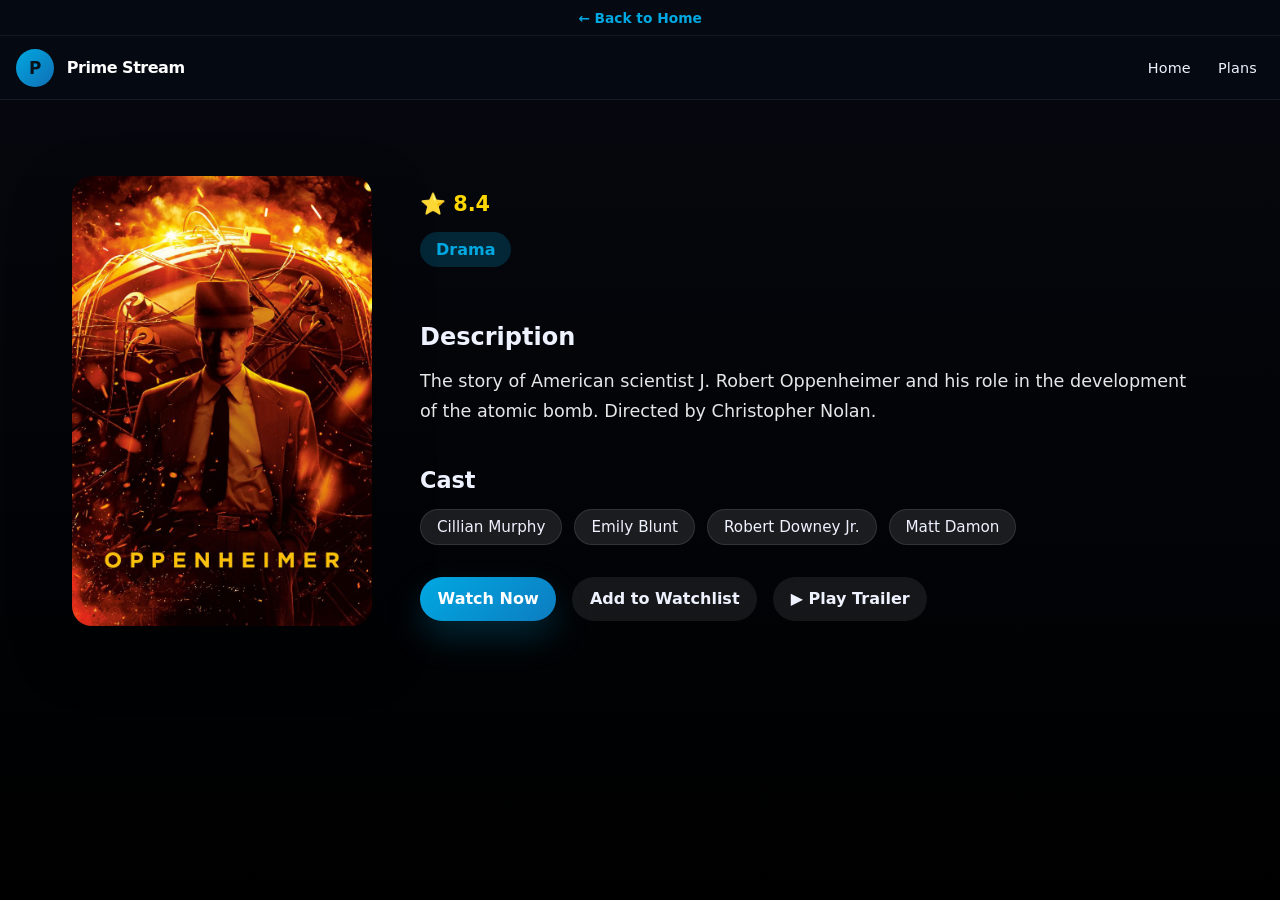
<file: movie.html>
<!DOCTYPE html>
<html lang="en">
<head>
  <meta charset="UTF-8">
  <meta name="viewport" content="width=device-width, initial-scale=1.0">
  <title>Movie Details - Prime Stream</title>
  <link rel="stylesheet" href="style.css">
</head>
<body class="movie-page">
  <div class="top-banner">
    <a href="index.html">← Back to Home</a>
  </div>

  <header class="navbar">
    <div class="nav-left">
      <a href="index.html" class="brand">
        <span class="brand-mark">P</span>
        <span class="brand-name">Prime Stream</span>
      </a>
    </div>
    <nav class="nav-center" id="nav-center">
      <a href="index.html#home">Home</a>
      <a href="plans.html">Plans</a>
    </nav>
  </header>

  <main>
    <section class="movie-content" id="movie-content">
      <!-- Dynamic content injected here -->
    </section>

    <section class="trailer-section" id="trailer-section" style="display: none;">
      <div class="container">
        <h2>Watch Trailer</h2>
        <video class="trailer-video" id="movie-trailer" controls preload="metadata">
          <source id="trailer-source" src="" type="video/mp4">
          Your browser does not support the video tag.
        </video>
      </div>
    </section>
  </main>

  <div id="toast-container"></div>

<script src="movie_data.js"></script>
<script src="movie.js"></script>

</body>
</html>
</file>
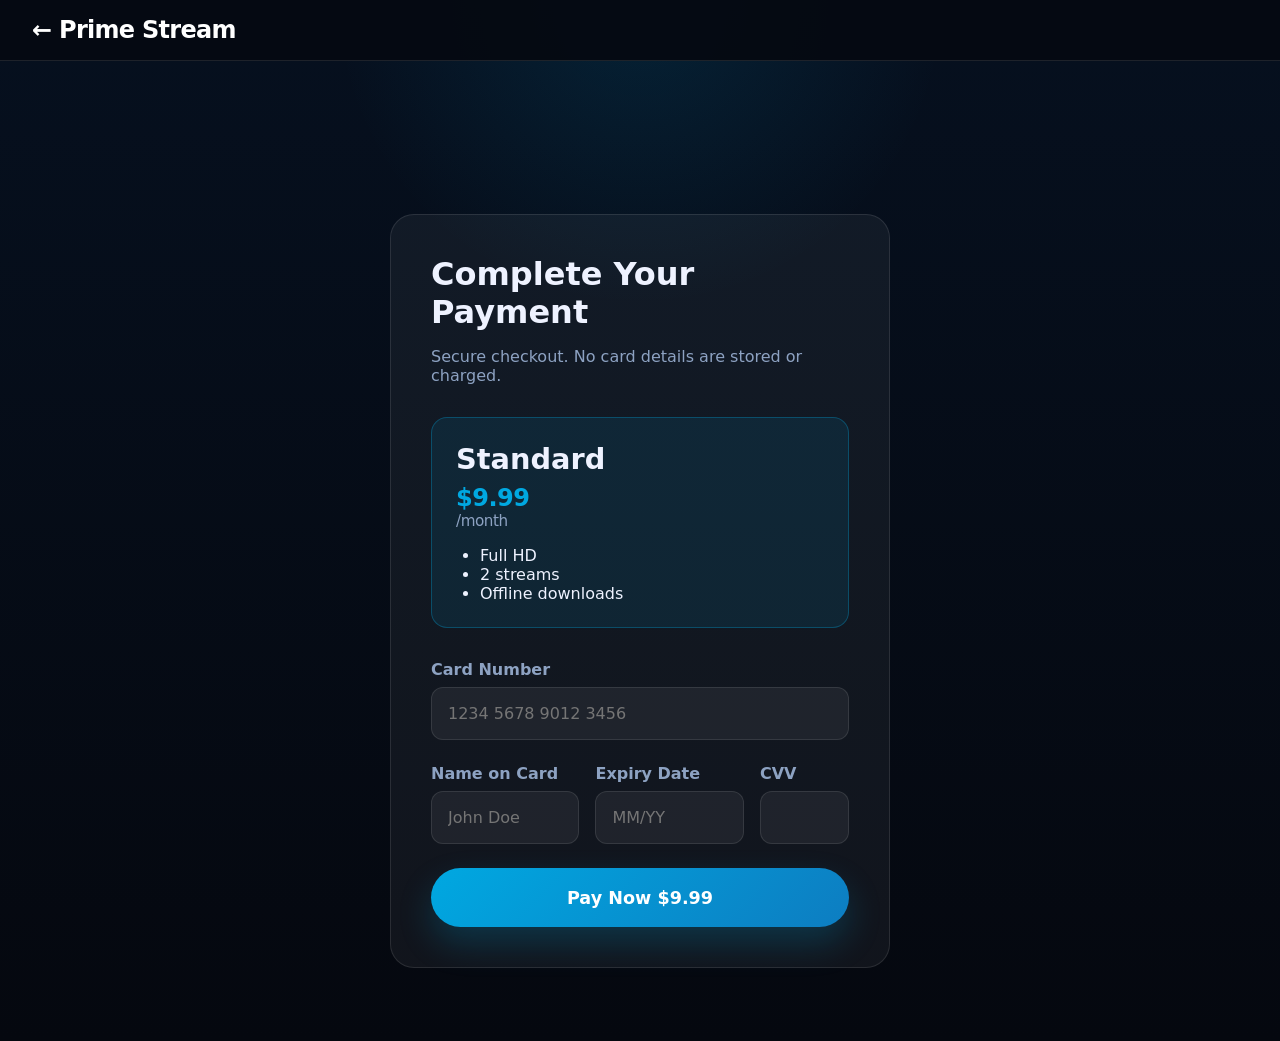
<file: payment.html>
<!DOCTYPE html>
<html lang="en">
<head>
  <meta charset="UTF-8" />
  <meta name="viewport" content="width=device-width, initial-scale=1.0" />
  <title>Payment - Prime Stream</title>
  <link rel="stylesheet" href="style.css" />
  <style>
    .payment-page { padding: 2rem; min-height: 100vh; display: grid; place-items: center; }
    .payment-container { max-width: 500px; width: 100%; background: rgba(255,255,255,0.05); border: 1px solid var(--border); border-radius: 24px; padding: 2.5rem; }
    .plan-details { background: rgba(0,168,225,0.1); border: 1px solid rgba(0,168,225,0.3); border-radius: 16px; padding: 1.5rem; margin-bottom: 2rem; }
    .plan-name { font-size: 1.8rem; font-weight: 800; color: var(--text); }
    .plan-price { font-size: 1.5rem; color: var(--accent); margin: 0.5rem 0; }
    .form-group { margin-bottom: 1.5rem; }
    .form-group label { display: block; color: var(--muted); margin-bottom: 0.5rem; font-weight: 600; }
    .form-group input { width: 100%; padding: 1rem; border: 1px solid var(--border); background: rgba(255,255,255,0.06); border-radius: 12px; color: var(--text); font-size: 1rem; }
    .form-group input:focus { outline: none; border-color: var(--accent); box-shadow: 0 0 0 3px rgba(0,168,225,0.1); }
    .form-row { display: grid; grid-template-columns: 1fr 1fr 0.6fr; gap: 1rem; }
    .btn.full-width { width: 100%; padding: 1.2rem; font-size: 1.1rem; }
    .success-message { display: none; background: rgba(16,185,129,0.2); border: 1px solid #10b981; color: #10b981; padding: 1.5rem; border-radius: 16px; text-align: center; margin-bottom: 1rem; }
    .back-home { text-align: center; margin-top: 1rem; }
    .back-home .btn { background: var(--accent-strong); }
    header { position: sticky; top: 0; background: rgba(6,10,18,0.96); padding: 1rem 2rem; border-bottom: 1px solid var(--border); }
    header .brand { font-size: 1.5rem; font-weight: 800; }
  </style>
</head>
<body>
  <header>
    <a href="index.html" class="brand">&larr; Prime Stream</a>
  </header>
  <main class="payment-page">
    <div class="payment-container">
      <h1 style="margin-bottom: 1rem; font-size: 2rem;">Complete Your Payment</h1>
      <p style="color: var(--muted); margin-bottom: 2rem;">Secure checkout. No card details are stored or charged.</p>
      
      <div class="plan-details" id="plan-details">
        <!-- Plan details populated by JS -->
      </div>
      
      <form id="payment-form">
        <div class="form-group">
          <label for="card-number">Card Number</label>
          <input type="text" id="card-number" placeholder="1234 5678 9012 3456" maxlength="19" required />
        </div>
        <div class="form-row">
          <div class="form-group">
            <label for="card-name">Name on Card</label>
            <input type="text" id="card-name" placeholder="John Doe" required />
          </div>
          <div class="form-group">
            <label for="expiry">Expiry Date</label>
            <input type="text" id="expiry" placeholder="MM/YY" maxlength="5" required />
          </div>
          <div class="form-group">
            <label for="cvv">CVV</label>
            <input type="text" id="cvv" maxlength="4" required />
          </div>
        </div>
        <button type="submit" class="btn primary full-width">Pay Now $9.99</button>
      </form>
      
      <div class="success-message" id="success-message">
        <h2>Payment Successful! 🎉</h2>
        <p>Your <span id="success-plan"></span> plan is now active.</p>
        <div class="back-home">
          <a href="index.html" class="btn primary">Back to Home</a>
        </div>
      </div>
    </div>
  </main>
  
  <script>
    const urlParams = new URLSearchParams(window.location.search);
    const selectedPlan = urlParams.get('plan') || 'Standard';
    
    const plans = {
      Basic: { price: '$5.99', features: ['HD streaming', '1 stream', 'Standard access'] },
      Standard: { price: '$9.99', features: ['Full HD', '2 streams', 'Offline downloads'] },
      Premium: { price: '$14.99', features: ['4K Ultra HD', '4 streams', 'Offline downloads'] }
    };
    
    const planData = plans[selectedPlan] || plans.Standard;
    document.getElementById('plan-details').innerHTML = `
      <h2 class="plan-name">${selectedPlan}</h2>
      <div class="plan-price">${planData.price}<span>/month</span></div>
      <ul style="color: var(--text); padding-left: 1.5rem; margin-top: 1rem;">
        ${planData.features.map(f => `<li>${f}</li>`).join('')}
      </ul>
    `;
    document.querySelector('button[type="submit"]').textContent = `Pay Now ${planData.price}`;
    
    document.getElementById('payment-form').addEventListener('submit', (e) => {
      e.preventDefault();
      const form = e.target;
      if (!form.checkValidity()) return;
      
      localStorage.setItem('primeSelectedPlan', selectedPlan);
      document.getElementById('success-message').style.display = 'block';
      document.getElementById('success-plan').textContent = selectedPlan;
      document.getElementById('payment-form').style.display = 'none';
    });
    
    document.querySelector('.back-home a').addEventListener('click', () => {
      localStorage.setItem('primeSelectedPlan', selectedPlan); // Ensure saved
      window.location.href = 'index.html';
    });
  </script>
</body>
</html>
</file>
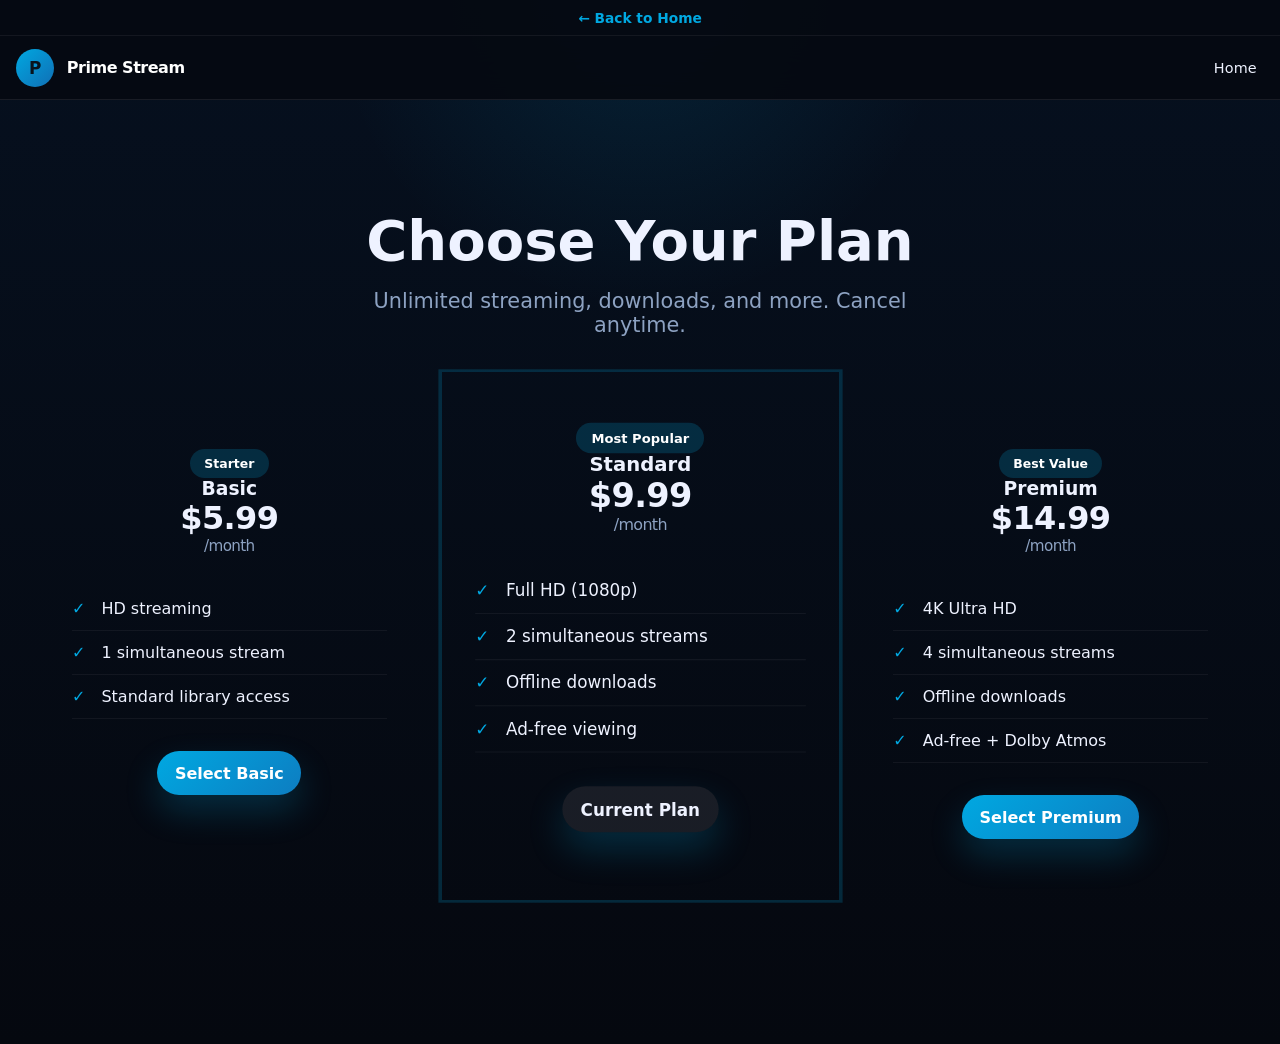
<file: plans.html>
<!DOCTYPE html>
<html lang="en">
<head>
  <meta charset="UTF-8">
  <meta name="viewport" content="width=device-width, initial-scale=1.0">
  <title>Subscription Plans - Prime Stream</title>
  <link rel="stylesheet" href="style.css">
</head>
<body>
  <div class="top-banner">
    <a href="index.html">← Back to Home</a>
  </div>

  <header class="navbar">
    <div class="nav-left">
      <a href="index.html" class="brand">
        <span class="brand-mark">P</span>
        <span class="brand-name">Prime Stream</span>
      </a>
    </div>
    <nav class="nav-center">
      <a href="index.html">Home</a>
    </nav>
  </header>

  <main class="plans-page">
    <section class="plans-hero">
      <h1>Choose Your Plan</h1>
      <p>Unlimited streaming, downloads, and more. Cancel anytime.</p>
    </section>

    <div class="plans-container">
      <div class="plans-grid-full">
        <article class="plan-card-large" data-plan="Basic">
          <span class="plan-badge">Starter</span>
          <h3>Basic</h3>
          <p class="plan-price">$5.99<span>/month</span></p>
          <ul>
            <li>HD streaming</li>
            <li>1 simultaneous stream</li>
            <li>Standard library access</li>
          </ul>
          <button class="btn primary" onclick="window.location.href='payment.html?plan=Basic'">Select Basic</button>
        </article>

        <article class="plan-card-large recommended" data-plan="Standard">
          <span class="plan-badge">Most Popular</span>
          <h3>Standard</h3>
          <p class="plan-price">$9.99<span>/month</span></p>
          <ul>
            <li>Full HD (1080p)</li>
            <li>2 simultaneous streams</li>
            <li>Offline downloads</li>
            <li>Ad-free viewing</li>
          </ul>
          <button class="btn primary" onclick="window.location.href='payment.html?plan=Standard'">Select Standard</button>
        </article>

        <article class="plan-card-large" data-plan="Premium">
          <span class="plan-badge">Best Value</span>
          <h3>Premium</h3>
          <p class="plan-price">$14.99<span>/month</span></p>
          <ul>
            <li>4K Ultra HD</li>
            <li>4 simultaneous streams</li>
            <li>Offline downloads</li>
            <li>Ad-free + Dolby Atmos</li>
          </ul>
          <button class="btn primary" onclick="window.location.href='payment.html?plan=Premium'">Select Premium</button>
        </article>
      </div>
    </div>
  </main>

  <script>
    // Check current plan from localStorage
    const currentPlan = localStorage.getItem('primeSelectedPlan') || 'Standard';
    document.querySelectorAll('.plan-card-large').forEach(card => {
      if (card.dataset.plan === currentPlan) {
        card.classList.add('selected');
        const btn = card.querySelector('.btn');
        btn.textContent = 'Current Plan';
        btn.classList.add('tertiary');
        btn.onclick = null;
      }
    });
  </script>

  <style>
    /* Enhance plan cards for full page */
    .plan-card-large ul {
      list-style: none;
      padding: 0;
      margin: 2rem 0;
      text-align: left;
    }

    .plan-card-large li {
      padding: 0.75rem 0;
      border-bottom: 1px solid rgba(255,255,255,0.05);
      color: var(--text);
    }

    .plan-card-large li::before {
      content: '✓';
      color: var(--accent);
      font-weight: bold;
      margin-right: 1rem;
    }

    .plan-card-large.selected {
      border-color: var(--accent);
      box-shadow: 0 0 0 3px rgba(0,168,225,0.2);
    }
  </style>
</body>
</html>
</file>
<file: style.css>
﻿:root {
  --bg: #05080f;
  --surface: rgba(20, 29, 48, 0.88);
  --surface-strong: rgba(255, 255, 255, 0.08);
  --text: #eef2ff;
  --muted: #8da2c2;
  --accent: #00a8e1;
  --accent-strong: #2fb6ff;
  --border: rgba(255, 255, 255, 0.1);
  --shadow: 0 24px 60px rgba(0, 0, 0, 0.35);
}

* {
  margin: 0;
  padding: 0;
  box-sizing: border-box;
}

html {
  scroll-behavior: smooth;
}

body {
  min-height: 100vh;
  font-family: Inter, system-ui, -apple-system, BlinkMacSystemFont, 'Segoe UI', sans-serif;
  background: radial-gradient(circle at top, rgba(0, 168, 225, 0.12), transparent 25%), linear-gradient(180deg, #06101f 0%, #05080f 100%);
  color: var(--text);
}

a {
  color: inherit;
  text-decoration: none;
}

button,
input {
  font: inherit;
}

button {
  border: none;
}

.hidden {
  display: none !important;
}

[hidden] {
  display: none !important;
}

.top-banner {
  position: fixed;
  inset: 0 0 auto 0;
  display: flex;
  justify-content: center;
  align-items: center;
  min-height: 36px;
  padding: 0 1rem;
  background: rgba(6, 10, 18, 0.96);
  color: var(--muted);
  font-size: 0.86rem;
  z-index: 100;
  border-bottom: 1px solid rgba(255, 255, 255, 0.06);
}

.top-banner a {
  color: var(--accent);
  font-weight: 600;
}

.navbar {
  position: sticky;
  top: 36px;
  display: flex;
  align-items: center;
  justify-content: space-between;
  gap: 1rem;
padding: 0.75rem 1rem;
  min-height: 64px;
  background: rgba(6, 10, 18, 0.96);
  backdrop-filter: blur(18px);
  border-bottom: 1px solid rgba(255, 255, 255, 0.08);
  z-index: 99;
}

.nav-left {
  display: flex;
  align-items: center;
  min-width: 0;
  flex-shrink: 0;
}

.brand {
  display: inline-flex;
  align-items: center;
  gap: 0.8rem;
  color: #fff;
  font-weight: 800;
  letter-spacing: -0.03em;
  flex-shrink: 0;
}

.brand-mark {
  width: 38px;
  height: 38px;
  border-radius: 50%;
  display: grid;
  place-items: center;
  background: linear-gradient(135deg, var(--accent), #106fb5);
  color: #08121c;
  font-size: 1.05rem;
}

.menu-toggle {
  display: none;
  flex-direction: column;
  gap: 5px;
  width: 36px;
  height: 28px;
  background: transparent;
  cursor: pointer;
}

.menu-toggle span {
  display: block;
  height: 3px;
  border-radius: 999px;
  background: var(--text);
}

.nav-center {
  display: flex;
  align-items: center;
  justify-content: flex-start;
  gap: 0.8rem;
  min-width: 0;
  flex-wrap: nowrap;
}

.nav-center a {
  color: var(--text);
  font-size: 0.9rem;
  letter-spacing: 0.01em;
  padding: 0.4rem 0.45rem;
  border-radius: 12px;
  white-space: nowrap;
  transition: color 0.2s ease, background 0.2s ease;
}

.nav-center a:hover {
  color: var(--accent);
  background: rgba(255, 255, 255, 0.06);
}

.nav-right {
  display: flex;
  align-items: center;
  gap: 0.75rem;
  min-width: 0;
  flex-wrap: nowrap;
  justify-content: flex-end;
  flex-shrink: 0;
  margin-left: auto;
}

.search-box {
  display: flex;
  align-items: center;
  gap: 0.55rem;
  width: 180px;
  background: rgba(255, 255, 255, 0.06);
  border: 1px solid rgba(255, 255, 255, 0.1);
  border-radius: 999px;
  padding: 0.4rem 0.85rem;
  flex-shrink: 0;
}

.search-box .icon {
  font-size: 1rem;
  color: var(--muted);
}

.search-box input {
  width: 100%;
  border: none;
  background: transparent;
  color: var(--text);
  font-size: 0.95rem;
  min-width: 0;
}

.search-box input::placeholder {
  color: var(--muted);
}

.search-box input:focus {
  outline: none;
}

.btn {
  display: inline-flex;
  align-items: center;
  justify-content: center;
  gap: 0.45rem;
  padding: 0.78rem 1.1rem;
  border-radius: 999px;
  cursor: pointer;
  transition: transform 0.2s ease, box-shadow 0.2s ease, background 0.2s ease;
  font-weight: 700;
  white-space: nowrap;
  flex-shrink: 0;
}

.btn.primary {
  background: linear-gradient(135deg, var(--accent), #0d7dc1);
  color: #fff;
  box-shadow: 0 16px 34px rgba(0, 168, 225, 0.22);
}

.btn.primary:hover {
  transform: translateY(-1px);
  box-shadow: 0 18px 38px rgba(0, 168, 225, 0.3);
}

.btn.tertiary,
.btn.secondary {
  background: rgba(255, 255, 255, 0.08);
  color: var(--text);
}

.btn.tertiary:hover,
.btn.secondary:hover {
  background: rgba(255, 255, 255, 0.16);
}

.btn.small {
  padding: 0.55rem 0.85rem;
}

.user-badge {
  display: flex;
  align-items: center;
  gap: 0.65rem;
  padding: 0.55rem 0.85rem;
  background: rgba(255, 255, 255, 0.07);
  border: 1px solid rgba(255, 255, 255, 0.1);
  border-radius: 999px;
  flex-shrink: 0;
  transition: background 0.2s ease, border-color 0.2s ease;
}

.user-badge:hover {
  background: rgba(255, 255, 255, 0.12);
  border-color: var(--accent);
}

.user-icon {
  display: inline-grid;
  place-items: center;
  width: 34px;
  height: 34px;
  border-radius: 50%;
  background: rgba(255, 255, 255, 0.08);
}

main {
  margin-top: 80px; /* Adjust based on navbar height */
}

.hero {
  position: relative;
  min-height: 78vh;
  overflow: hidden;
}

.hero-slides {
  position: absolute;
  inset: 0;
}

.hero-slide {
  position: absolute;
  inset: 0;
  background-size: cover;
  background-position: center;
  opacity: 0;
  will-change: opacity;
  transition: opacity 2s ease;
}

.hero-slide.active {
  opacity: 1;
}

.hero-overlay {
  position: absolute;
  inset: 0;
  background: linear-gradient(180deg, rgba(8, 15, 26, 0.25), rgba(5, 8, 15, 0.92));
}

.hero-copy {
  position: relative;
  z-index: 2;
  max-width: 680px;
  padding: 4.5rem 2rem 5rem;
}

.hero-label {
  display: inline-block;
  padding: 0.55rem 0.95rem;
  border-radius: 999px;
  background: rgba(0, 168, 225, 0.16);
  color: var(--accent);
  font-size: 0.85rem;
  font-weight: 700;
  margin-bottom: 1rem;
}

.hero-title {
  font-size: clamp(3rem, 6vw, 5rem);
  line-height: 0.95;
  margin-bottom: 1rem;
}

.hero-copytext {
  max-width: 650px;
  color: rgba(238, 242, 255, 0.88);
  line-height: 1.8;
  font-size: 1rem;
  margin-bottom: 1.75rem;
}

.hero-actions {
  display: flex;
  gap: 1rem;
  flex-wrap: wrap;
}

.hero-navigation {
  position: absolute;
  inset: auto 2rem 2rem;
  display: flex;
  align-items: center;
  justify-content: space-between;
  width: calc(100% - 4rem);
  z-index: 2;
}

.hero-arrow {
  width: 48px;
  height: 48px;
  border-radius: 50%;
  background: rgba(0, 0, 0, 0.5);
  color: #fff;
  cursor: pointer;
  font-size: 1.1rem;
  display: grid;
  place-items: center;
  transition: transform 0.2s ease, background 0.2s ease;
}

.hero-arrow:hover {
  background: rgba(0, 168, 225, 0.92);
  transform: translateY(-1px);
}

.hero-indicators {
  display: flex;
  gap: 0.75rem;
}

.hero-indicator {
  width: 12px;
  height: 12px;
  border-radius: 50%;
  background: rgba(255, 255, 255, 0.35);
  cursor: pointer;
  transition: transform 0.2s ease, background 0.2s ease;
}

.hero-indicator.active {
  transform: scale(1.2);
  background: var(--accent);
}

.section {
  padding: 2rem 2rem 0;
}

.container {
  max-width: 1180px;
  margin: 0 auto;
}

.section-header {
  display: flex;
  align-items: center;
  justify-content: space-between;
  gap: 1rem;
  margin-bottom: 1rem;
}

.section-label {
  display: block;
  margin-bottom: 0.35rem;
  color: var(--muted);
  letter-spacing: 0.12em;
  text-transform: uppercase;
  font-size: 0.78rem;
}

.section-header h2 {
  font-size: 1.7rem;
  letter-spacing: -0.02em;
}

.see-more,
.selected-plan {
  color: var(--muted);
  font-size: 0.95rem;
}

.see-more:hover {
  color: var(--accent);
}

.row {
  position: relative;
}

.row-list {
  display: flex;
  flex-direction: row;
  gap: 24px;
  overflow-x: auto;
  padding: 0 40px;
  scroll-snap-type: x mandatory;
  scroll-padding-left: 40px;
  scroll-padding-right: 40px;
}

.row-list::-webkit-scrollbar {
  height: 8px;
}

.row-list::-webkit-scrollbar-track {
  background: rgba(255, 255, 255, 0.05);
  border-radius: 4px;
}

.row-list::-webkit-scrollbar-thumb {
  background: rgba(255, 255, 255, 0.2);
  border-radius: 4px;
}

.row-list::-webkit-scrollbar-thumb:hover {
  background: rgba(255, 255, 255, 0.3);
}

.card {
  flex: 0 0 240px;
  scroll-snap-align: start;
}

.row-list::-webkit-scrollbar {
  display: none;
}

.watchlist-row {
  display: grid;
  grid-template-columns: repeat(auto-fill, minmax(220px, 1fr));
  gap: 1rem;
  overflow-x: visible;
  padding: 0.5rem;
  scroll-snap-type: none;
}

.scroll-btn {
  position: absolute;
  top: 50%;
  transform: translateY(-50%);
  width: 42px;
  height: 42px;
  border-radius: 50%;
  background: rgba(4, 8, 15, 0.85);
  color: #fff;
  cursor: pointer;
  z-index: 1;
}

.scroll-btn.left {
  left: 0;
}

.scroll-btn.right {
  right: 0;
}

.scroll-btn:hover {
  background: rgba(0, 168, 225, 0.92);
}

.card {
  position: relative;
  min-width: 220px;
  border-radius: 22px;
  overflow: hidden;
  background: rgba(255, 255, 255, 0.05);
  border: 1px solid rgba(255, 255, 255, 0.1);
  box-shadow: 0 18px 45px rgba(0, 0, 0, 0.24);
  transition: transform 0.3s ease, box-shadow 0.3s ease;
  scroll-snap-align: start;
}

.card:hover {
  transform: translateY(-8px);
  box-shadow: 0 24px 58px rgba(0, 0, 0, 0.3);
}

.card img {
  width: 100%;
  height: 320px;
  object-fit: cover;
  display: block;
}

.card-meta {
  padding: 1rem;
}

.card-title {
  font-size: 1rem;
  font-weight: 700;
  margin-bottom: 0.65rem;
}

.card-details {
  display: flex;
  justify-content: space-between;
  align-items: center;
  margin-bottom: 0.85rem;
  color: var(--muted);
  font-size: 0.88rem;
}

.card-actions {
  display: grid;
  gap: 0.75rem;
}

.card-actions .btn {
  width: 100%;
  padding: 0.8rem;
  font-size: 0.88rem;
}

.plan-card {
  background: rgba(255, 255, 255, 0.05);
  border: 1px solid rgba(255, 255, 255, 0.1);
  border-radius: 22px;
  padding: 1.75rem;
  display: flex;
  flex-direction: column;
  gap: 1.25rem;
}

.plan-card.recommended {
  border-color: rgba(0, 168, 225, 0.3);
  box-shadow: 0 24px 50px rgba(0, 168, 225, 0.17);
}

.plan-card.selected {
  border-color: var(--accent);
  box-shadow: 0 24px 55px rgba(0, 168, 225, 0.22);
}

.plan-badge {
  display: inline-block;
  color: #fff;
  background: rgba(0, 168, 225, 0.2);
  padding: 0.45rem 0.9rem;
  border-radius: 999px;
  font-size: 0.78rem;
  font-weight: 700;
}

.plan-price {
  font-size: 2rem;
  font-weight: 800;
  letter-spacing: -0.02em;
}

.plan-price span {
  display: block;
  font-size: 0.95rem;
  font-weight: 500;
  color: var(--muted);
}

.plan-card ul {
  display: grid;
  gap: 0.65rem;
  list-style: none;
  padding: 0;
  margin: 0;
  color: var(--muted);
}

.plan-card li::before {
  content: '•';
  color: var(--accent);
  margin-right: 0.6rem;
}

.plans-grid {
  display: grid;
  grid-template-columns: repeat(3, minmax(0, 1fr));
  gap: 1rem;
}

.modal {
  position: fixed;
  inset: 0;
  display: none;
  align-items: center;
  justify-content: center;
  padding: 1.5rem;
  background: rgba(3, 6, 11, 0.9);
  backdrop-filter: blur(12px);
  z-index: 200;
}

.modal.active {
  display: flex;
}

.modal-card {
  width: min(100%, 460px);
  background: rgba(10, 16, 28, 0.98);
  border: 1px solid rgba(255, 255, 255, 0.08);
  border-radius: 26px;
  padding: 2rem;
  box-shadow: var(--shadow);
  position: relative;
}

.close-button {
  position: absolute;
  top: 1rem;
  right: 1rem;
  width: 38px;
  height: 38px;
  border-radius: 50%;
  background: rgba(255, 255, 255, 0.05);
  color: var(--text);
  cursor: pointer;
  font-size: 1.4rem;
}

.modal-header h2 {
  font-size: 1.9rem;
  margin-bottom: 0.5rem;
}

.modal-header p {
  color: var(--muted);
  line-height: 1.7;
}

#auth-form input {
  width: 100%;
  padding: 1rem 1rem;
  border-radius: 16px;
  border: 1px solid rgba(255, 255, 255, 0.12);
  background: rgba(255, 255, 255, 0.05);
  color: var(--text);
}

#auth-form input:focus {
  outline: 2px solid rgba(0, 168, 225, 0.3);
}

.modal-switch {
  margin-top: 1rem;
  color: var(--muted);
  font-size: 0.95rem;
}

.link-button {
  background: none;
  color: var(--accent);
  border: none;
  cursor: pointer;
  font-weight: 700;
}

#toast-container {
  position: fixed;
  bottom: 1.5rem;
  right: 1.5rem;
  display: flex;
  flex-direction: column;
  gap: 0.85rem;
  z-index: 250;
}

.toast {
  min-width: 260px;
  padding: 1rem 1.2rem;
  border-radius: 16px;
  border: 1px solid rgba(255, 255, 255, 0.12);
  background: rgba(10, 16, 28, 0.98);
  box-shadow: 0 14px 40px rgba(0, 0, 0, 0.25);
  color: var(--text);
  opacity: 0;
  transform: translateY(10px);
  animation: toast-in 0.35s ease forwards;
}

.toast.toast-success {
  border-color: #10b981;
}

.toast.toast-error {
  border-color: #ef4444;
}

.toast.toast-info {
  border-color: var(--accent);
}

@keyframes toast-in {
  to {
    opacity: 1;
    transform: translateY(0);
  }
}

.search-notice {
  margin: 0 auto;
  max-width: 1180px;
  padding: 1rem 1.5rem;
  border-radius: 16px;
  background: rgba(255, 255, 255, 0.04);
  border: 1px solid rgba(255, 255, 255, 0.08);
  color: var(--muted);
}

.watchlist-empty {
  width: 100%;
  min-height: 220px;
  display: grid;
  place-items: center;
  color: var(--muted);
  border: 1px dashed rgba(255, 255, 255, 0.14);
  border-radius: 22px;
  margin: 0 0.5rem;
}

@media (max-width: 1080px) {
  .navbar {
    padding: 1rem 1.3rem;
  }

  .search-box {
    min-width: 180px;
    max-width: 280px;
  }
}

@media (max-width: 900px) {
  .nav-center {
    display: none;
  }

  .nav-center.open {
    display: flex;
    position: absolute;
    top: 100%;
    left: 0;
    right: 0;
    flex-direction: column;
    gap: 0.75rem;
    background: rgba(6, 10, 18, 0.97);
    padding: 1rem 1.5rem 1.25rem;
    border-bottom: 1px solid rgba(255, 255, 255, 0.08);
    z-index: 150;
  }

  .nav-center.open a {
    width: 100%;
    padding: 0.8rem 0;
    border-radius: 14px;
  }

  .menu-toggle {
    display: flex;
  }

  .nav-right {
    gap: 0.75rem;
  }

  .hero-navigation {
    inset: auto 1rem 1rem;
    width: calc(100% - 2rem);
  }

  .row-list {
    padding: 0 0.25rem;
  }

  .scroll-btn {
    display: none;
  }
}

@media (max-width: 680px) {
  .top-banner {
    display: none;
  }

  .navbar {
    top: 0;
    padding: 0.85rem 1rem;
    gap: 0.75rem;
  }

  .hero-copy {
    padding: 3rem 1.25rem 4rem;
  }

  .section {
    padding: 1.5rem 1rem 0;
  }

  .section-header {
    flex-direction: column;
    align-items: flex-start;
  }

  .plans-grid {
    grid-template-columns: 1fr;
  }

  .row-list {
    grid-auto-columns: minmax(180px, 1fr);
  }
}

/* Ensure Search Results are displayed at the top */
#search-results {
  display: none;
  padding: 2rem 1rem;
  grid-template-columns: repeat(auto-fill, minmax(220px, 1fr));
  gap: 1.5rem;
  justify-content: center;
  position: relative;
  z-index: 100;
  background: var(--bg);
  margin-top: 100px;
}

#search-results.hidden {
  display: none;
}

#search-results {
  display: grid;
}

.search-card {
  display: flex;
  flex-direction: column;
  gap: 0.75rem;
  background: rgba(255, 255, 255, 0.05);
  border: 1px solid rgba(255, 255, 255, 0.1);
  border-radius: 16px;
  overflow: hidden;
  box-shadow: 0 18px 45px rgba(0, 0, 0, 0.24);
  transition: transform 0.3s ease, box-shadow 0.3s ease;
}

.search-card:hover {
  transform: translateY(-8px);
  box-shadow: 0 24px 58px rgba(0, 0, 0, 0.3);
}

.search-card img {
  width: 100%;
  height: auto;
  display: block;
}

.search-card-meta {
  padding: 1rem;
  text-align: center;
}

.search-card-meta h3 {
  font-size: 1.2rem;
  color: #fff;
  margin: 0.5rem 0;
}

.search-card-meta p {
  font-size: 0.9rem;
  color: #ccc;
  margin: 0;
}

/* Suggestions Dropdown */
#search-suggestions {
  position: absolute;
  top: 100%;
  left: 0;
  right: 0;
  background: var(--surface);
  border: 1px solid var(--border);
  border-radius: 8px;
  box-shadow: var(--shadow);
  z-index: 100;
  display: none;
  max-height: 200px;
  overflow-y: auto;
}

#search-suggestions.hidden {
  display: none;
}

#search-suggestions li {
  padding: 0.75rem 1rem;
  cursor: pointer;
  color: var(--text);
  transition: background 0.2s ease;
}

#search-suggestions li:hover {
  background: rgba(255, 255, 255, 0.08);
}

/* Video Modal Styling */
.video-modal {
  position: fixed;
  top: 0;
  left: 0;
  width: 100%;
  height: 100%;
  background: rgba(0, 0, 0, 0.8);
  display: flex;
  align-items: center;
  justify-content: center;
  z-index: 1000;
}

.video-modal.hidden {
  display: none;
}

.video-container {
  position: relative;
  width: 80%;
  max-width: 800px;
  background: #000;
  border-radius: 10px;
  overflow: hidden;
  box-shadow: 0 4px 10px rgba(0, 0, 0, 0.5);
}

#movie-trailer {
  width: 100%;
  height: auto;
}

.close-video {
  position: absolute;
  top: 10px;
  right: 10px;
  background: rgba(255, 255, 255, 0.2);
  border: none;
  color: #fff;
  font-size: 1.5rem;
  cursor: pointer;
  border-radius: 50%;
  width: 40px;
  height: 40px;
  display: flex;
  align-items: center;
  justify-content: center;
  transition: background 0.3s;
}

.close-video:hover {
  background: rgba(255, 255, 255, 0.4);
}

.hero-video {
  position: absolute !important;
  inset: 0 !important;
  width: 100% !important;
  height: 100% !important;
  object-fit: cover !important;
  z-index: 1 !important;
  opacity: 0;
  transition: opacity 1s ease-in-out;
}

.hero-video.fade-in {
  opacity: 1;
}

/* Movie Details Page Styles */
.movie-page {
  min-height: 100vh;
  background: linear-gradient(180deg, var(--bg) 0%, #000 100%);
}

.movie-hero {
  position: relative;
  height: 70vh;
  background-size: cover;
  background-position: center;
  display: flex;
  align-items: flex-end;
  padding: 2rem;
}

.movie-hero::before {
  content: '';
  position: absolute;
  inset: 0;
  background: linear-gradient(transparent 0%, rgba(0,0,0,0.8) 50%);
}

.movie-content {
  max-width: 1200px;
  margin: 0 auto;
  padding: 2rem;
  position: relative;
  z-index: 2;
  display: grid;
  grid-template-columns: 300px 1fr;
  gap: 3rem;
  align-items: start;
}

.movie-poster {
  width: 100%;
  height: 450px;
  object-fit: cover;
  border-radius: 20px;
  box-shadow: var(--shadow);
}

.movie-details h1 {
  font-size: 3rem;
  margin-bottom: 1rem;
  line-height: 1.1;
}

.rating {
  display: flex;
  align-items: center;
  gap: 0.75rem;
  margin-bottom: 1rem;
  color: #ffd700;
  font-size: 1.3rem;
  font-weight: 700;
}

.category-badge {
  display: inline-block;
  padding: 0.5rem 1rem;
  background: rgba(0,168,225,0.2);
  color: var(--accent);
  border-radius: 20px;
  font-weight: 600;
  margin-bottom: 1.5rem;
}

.movie-desc {
  line-height: 1.7;
  font-size: 1.1rem;
  margin-bottom: 2.5rem;
  color: rgba(255,255,255,0.9);
}

.movie-actions {
  display: flex;
  gap: 1rem;
  flex-wrap: wrap;
  margin-top: 2rem;
}

.movie-description-section {
  margin: 2rem 0;
}

.movie-description-section h2 {
  font-size: 1.5rem;
  margin-bottom: 1rem;
  color: var(--text);
}

.cast-section {
  margin: 2rem 0;
}

.cast-section h3 {
  font-size: 1.4rem;
  margin-bottom: 1rem;
  color: var(--text);
}

.cast-list {
  display: flex;
  flex-wrap: wrap;
  gap: 0.75rem;
}

.cast-item {
  background: rgba(255,255,255,0.1);
  padding: 0.5rem 1rem;
  border-radius: 20px;
  font-size: 0.95rem;
  border: 1px solid var(--border);
}

.movie-poster-container {
  display: flex;
  justify-content: center;
}

.trailer-section {
  margin-top: 4rem;
  padding: 2rem;
  background: rgba(255,255,255,0.05);
  border-radius: 20px;
  border: 1px solid var(--border);
}

.trailer-video {
  width: 100%;
  max-width: 800px;
  height: 450px;
  background: #000;
  border-radius: 12px;
}

/* Plans Page Styles */
.plans-page {
  padding: 4rem 2rem;
  min-height: 100vh;
}

.plans-hero {
  text-align: center;
  margin-bottom: 4rem;
}

.plans-hero h1 {
  font-size: 3.5rem;
  margin-bottom: 1rem;
}

.plans-hero p {
  font-size: 1.3rem;
  color: var(--muted);
  max-width: 600px;
  margin: 0 auto;
}

.plans-container {
  max-width: 1200px;
  margin: 0 auto;
}

.plans-grid-full {
  display: grid;
  grid-template-columns: repeat(auto-fit, minmax(350px, 1fr));
  gap: 2rem;
}

.plan-card-large {
  text-align: center;
  padding: 3rem 2rem;
}

.plan-card-large.recommended {
  transform: scale(1.05);
  margin-top: -1rem;
}

/* Responsive */
@media (max-width: 900px) {
  .movie-content {
    grid-template-columns: 1fr;
    gap: 2rem;
    text-align: center;
  }
  
  .movie-poster {
    height: 350px;
  }
  
  .movie-details h1 {
    font-size: 2.2rem;
  }
  
  .plans-grid-full {
    grid-template-columns: 1fr;
  }
}

@media (max-width: 680px) {
  .movie-hero {
    height: 60vh;
    padding: 1.5rem;
  }
  
  .movie-content {
    padding: 1.5rem;
  }
}
</file>
